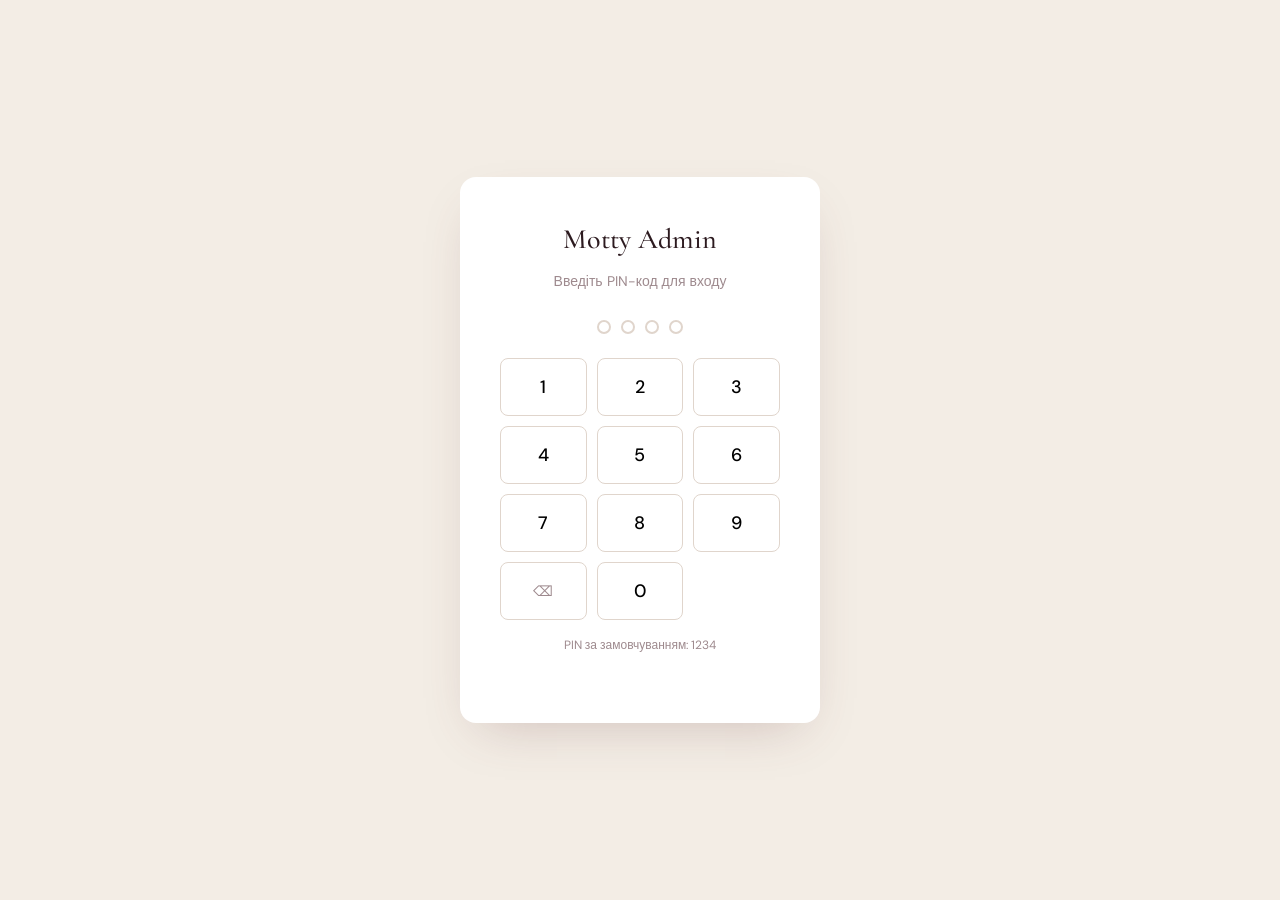
<file: admin.html>
<!DOCTYPE html>
<html lang="uk">
<head>
<meta charset="UTF-8">
<meta name="viewport" content="width=device-width, initial-scale=1.0">
<title>Адмінка — Motty Handmade</title>
<link rel="stylesheet" href="css/base.css">
<link rel="stylesheet" href="css/admin.css">
</head>
<body>
<script>
// Show login screen immediately before DOMContentLoaded
document.addEventListener('DOMContentLoaded', function() {
  var auth = sessionStorage.getItem('motty_admin_auth');
  if (auth === 'ok') {
    document.getElementById('loginScreen').style.display = 'none';
    document.getElementById('appScreen').style.display = 'grid';
  } else {
    document.getElementById('loginScreen').style.display = 'flex';
    document.getElementById('appScreen').style.display = 'none';
  }
});
</script>

<!-- ═══ LOGIN ═══ -->
<div id="loginScreen" class="admin-login">
  <div class="admin-login-box">
    <h2>Motty Admin</h2>
    <p>Введіть PIN-код для входу</p>
    <div class="admin-pin">
      <div class="pin-dot" id="pd0"></div>
      <div class="pin-dot" id="pd1"></div>
      <div class="pin-dot" id="pd2"></div>
      <div class="pin-dot" id="pd3"></div>
    </div>
    <div class="numpad">
      <button class="num-key" onclick="Admin.pressNum('1')">1</button>
      <button class="num-key" onclick="Admin.pressNum('2')">2</button>
      <button class="num-key" onclick="Admin.pressNum('3')">3</button>
      <button class="num-key" onclick="Admin.pressNum('4')">4</button>
      <button class="num-key" onclick="Admin.pressNum('5')">5</button>
      <button class="num-key" onclick="Admin.pressNum('6')">6</button>
      <button class="num-key" onclick="Admin.pressNum('7')">7</button>
      <button class="num-key" onclick="Admin.pressNum('8')">8</button>
      <button class="num-key" onclick="Admin.pressNum('9')">9</button>
      <button class="num-key del" onclick="Admin.pressBack()">⌫</button>
      <button class="num-key" onclick="Admin.pressNum('0')">0</button>
      <div></div>
    </div>
    <p style="font-size:12px;color:var(--mute);margin-top:16px">PIN за замовчуванням: 1234</p>
  </div>
</div>

<!-- ═══ APP ═══ -->
<div id="appScreen" class="admin-layout" style="display:none">

  <!-- Sidebar -->
  <aside class="admin-sidebar">
    <div class="admin-brand">
      <h2>Motty Admin</h2>
      <p>Панель управління</p>
    </div>
    <nav class="admin-nav">
      <button class="admin-nav-item" data-tab="dashboard" onclick="Admin.switchTab('dashboard')">
        <svg width="17" height="17" fill="none" stroke="currentColor" stroke-width="2" viewBox="0 0 24 24"><rect x="3" y="3" width="7" height="7"/><rect x="14" y="3" width="7" height="7"/><rect x="14" y="14" width="7" height="7"/><rect x="3" y="14" width="7" height="7"/></svg>
        Дашборд
      </button>
      <button class="admin-nav-item" data-tab="orders" onclick="Admin.switchTab('orders')">
        <svg width="17" height="17" fill="none" stroke="currentColor" stroke-width="2" viewBox="0 0 24 24"><path d="M6 2L3 6v14a2 2 0 002 2h14a2 2 0 002-2V6l-3-4z"/><line x1="3" y1="6" x2="21" y2="6"/><path d="M16 10a4 4 0 01-8 0"/></svg>
        Замовлення
      </button>
      <button class="admin-nav-item" data-tab="products" onclick="Admin.switchTab('products')">
        <svg width="17" height="17" fill="none" stroke="currentColor" stroke-width="2" viewBox="0 0 24 24"><path d="M21 16V8a2 2 0 00-1-1.73l-7-4a2 2 0 00-2 0l-7 4A2 2 0 003 8v8a2 2 0 001 1.73l7 4a2 2 0 002 0l7-4A2 2 0 0021 16z"/></svg>
        Товари
      </button>
      <button class="admin-nav-item" data-tab="settings" onclick="Admin.switchTab('settings')">
        <svg width="17" height="17" fill="none" stroke="currentColor" stroke-width="2" viewBox="0 0 24 24"><circle cx="12" cy="12" r="3"/><path d="M19.4 15a1.65 1.65 0 00.33 1.82l.06.06a2 2 0 010 2.83 2 2 0 01-2.83 0l-.06-.06a1.65 1.65 0 00-1.82-.33 1.65 1.65 0 00-1 1.51V21a2 2 0 01-4 0v-.09A1.65 1.65 0 009 19.4a1.65 1.65 0 00-1.82.33l-.06.06a2 2 0 01-2.83-2.83l.06-.06A1.65 1.65 0 004.68 15a1.65 1.65 0 00-1.51-1H3a2 2 0 010-4h.09A1.65 1.65 0 004.6 9a1.65 1.65 0 00-.33-1.82l-.06-.06a2 2 0 012.83-2.83l.06.06A1.65 1.65 0 009 4.68a1.65 1.65 0 001-1.51V3a2 2 0 014 0v.09a1.65 1.65 0 001 1.51 1.65 1.65 0 001.82-.33l.06-.06a2 2 0 012.83 2.83l-.06.06A1.65 1.65 0 0019.4 9a1.65 1.65 0 001.51 1H21a2 2 0 010 4h-.09a1.65 1.65 0 00-1.51 1z"/></svg>
        Налаштування
      </button>
    </nav>
    <div class="admin-logout">
      <a href="index.html" style="display:block;margin-bottom:8px;font-size:13px;color:#9E8A8E">← До магазину</a>
      <button onclick="Admin.logout()">Вийти</button>
    </div>
  </aside>

  <!-- Main -->
  <div class="admin-main">
    <div class="admin-topbar">
      <h1 id="adminPageTitle">Дашборд</h1>
      <span style="font-size:13px;color:var(--mute)" id="adminDate"></span>
    </div>

    <div class="admin-content">

      <!-- ── DASHBOARD ── -->
      <div id="tab-dashboard" class="admin-tab">
        <div class="admin-stats">
          <div class="stat-card">
            <div class="label">Всього замовлень</div>
            <div class="value" id="statOrders">0</div>
            <div class="sub">за весь час</div>
          </div>
          <div class="stat-card">
            <div class="label">Виручка</div>
            <div class="value" id="statRevenue">0 ₴</div>
            <div class="sub">загальна</div>
          </div>
          <div class="stat-card">
            <div class="label">Нові замовлення</div>
            <div class="value" id="statNew">0</div>
            <div class="sub delta-ok">потребують обробки</div>
          </div>
          <div class="stat-card">
            <div class="label">Сьогодні</div>
            <div class="value" id="statToday">0</div>
            <div class="sub">замовлень</div>
          </div>
        </div>
        <div class="admin-table-wrap">
          <div class="admin-table-head">
            <h3>Останні замовлення</h3>
            <button class="btn btn-outline btn-sm" onclick="Admin.switchTab('orders')">Всі замовлення</button>
          </div>
          <div style="overflow-x:auto">
            <table>
              <thead><tr>
                <th>ID</th><th>Покупець</th><th>Телефон</th>
                <th>Сума</th><th>Статус</th><th>Дата</th><th>Дія</th>
              </tr></thead>
              <tbody id="recentOrdersBody"></tbody>
            </table>
          </div>
        </div>
      </div>

      <!-- ── ORDERS ── -->
      <div id="tab-orders" class="admin-tab" style="display:none">
        <div class="admin-table-wrap">
          <div class="admin-table-head">
            <h3>Всі замовлення</h3>
            <div class="admin-search">
              <input type="text" placeholder="Пошук за ID, ім'ям, телефоном..."
                oninput="Admin.searchOrders(this.value)">
            </div>
          </div>
          <div style="overflow-x:auto">
            <table>
              <thead><tr>
                <th>ID</th><th>Покупець</th><th>Товари</th>
                <th>Сума</th><th>Доставка</th><th>Статус</th><th>Дата</th><th>Дія</th>
              </tr></thead>
              <tbody id="ordersBody"></tbody>
            </table>
          </div>
        </div>
      </div>

      <!-- ── PRODUCTS ── -->
      <div id="tab-products" class="admin-tab" style="display:none">
        <div class="admin-table-wrap">
          <div class="admin-table-head">
            <h3>Товари</h3>
            <div class="admin-search">
              <input type="text" placeholder="Пошук за назвою або SKU..."
                oninput="Admin.searchProducts(this.value)">
              <button class="btn btn-primary btn-sm" onclick="Admin.openProductModal()">+ Додати товар</button>
            </div>
          </div>
          <div style="overflow-x:auto">
            <table>
              <thead><tr>
                <th>Фото</th><th>Назва / SKU</th><th>Категорія</th>
                <th>Ціна</th><th>Наявність</th><th>Дії</th>
              </tr></thead>
              <tbody id="productsBody"></tbody>
            </table>
          </div>
        </div>
      </div>

      <!-- ── SETTINGS ── -->
      <div id="tab-settings" class="admin-tab" style="display:none">
        <div class="settings-grid">
          <div class="settings-card">
            <h4>Контакти магазину</h4>
            <div class="field"><label>Телефон</label><input id="settingPhone" type="tel"></div>
            <div class="field"><label>Telegram</label><input id="settingTelegram" type="text" placeholder="@username"></div>
            <div class="field"><label>Instagram</label><input id="settingInstagram" type="text" placeholder="@username"></div>
            <div class="field"><label>Email</label><input id="settingEmail" type="email"></div>
          </div>
          <div class="settings-card">
            <h4>Telegram Bot (для замовлень)</h4>
            <div class="field"><label>Bot Token</label><input id="settingTgToken" type="text" placeholder="1234567890:ABC..."></div>
            <div class="field"><label>Chat ID</label><input id="settingTgChat" type="text" placeholder="-100..."></div>
            <div style="background:var(--soft);border-radius:8px;padding:12px;font-size:13px;color:var(--mute);line-height:1.6">
              💡 Створіть бота через <a href="https://t.me/BotFather" target="_blank" style="color:var(--acc)">@BotFather</a>, отримайте токен. Chat ID — ваш Telegram ID або ID групи.
            </div>
          </div>
          <div class="settings-card">
            <h4>Загальні налаштування</h4>
            <div class="field"><label>Безкоштовна доставка від (₴)</label><input id="settingFreeFrom" type="number"></div>
            <div class="field"><label>PIN-код адмінки</label><input id="settingPin" type="text" maxlength="4" placeholder="4 цифри"></div>
          </div>
          <div class="settings-card">
            <h4>Дані</h4>
            <p style="font-size:13px;color:var(--mute);margin-bottom:16px">Замовлення та налаштування зберігаються в localStorage браузера.</p>
            <button class="btn btn-outline btn-sm" onclick="exportOrders()">📥 Експорт замовлень CSV</button>
            <button class="btn btn-outline btn-sm" style="margin-top:8px;color:var(--bad);border-color:var(--bad)" onclick="clearOrders()">🗑 Очистити замовлення</button>
          </div>
        </div>
        <div style="margin-top:24px">
          <button class="btn btn-primary" onclick="Admin.saveSettings()">Зберегти налаштування</button>
        </div>
      </div>

    </div>
  </div>
</div>

<!-- Product Modal -->
<div class="admin-modal-overlay" id="productModal">
  <div class="admin-modal">
    <button class="admin-modal-close" onclick="Admin.closeProductModal()">×</button>
    <h3 id="productModalTitle">Новий товар</h3>
    <div class="admin-form-grid">
      <div class="field admin-form-full"><label>Назва *</label><input id="pmTitle" type="text" placeholder="Назва товару"></div>
      <div class="field"><label>SKU</label><input id="pmSku" type="text" placeholder="M-XXX"></div>
      <div class="field"><label>Категорія</label>
        <select id="pmCat">
          <option value="decor">Декор для дому</option>
          <option value="jewelry">Прикраси</option>
          <option value="figures">Фігурки</option>
          <option value="holidays">До свят</option>
          <option value="print3d">3D-друк</option>
          <option value="personal">Персональний подарунок</option>
        </select>
      </div>
      <div class="field"><label>Ціна (₴) *</label><input id="pmPrice" type="number"></div>
      <div class="field"><label>Стара ціна (₴)</label><input id="pmOld" type="number"></div>
      <div class="field"><label>Бейдж</label>
        <select id="pmBadge">
          <option value="">Немає</option>
          <option value="hit">Хіт</option>
          <option value="new">Нове</option>
          <option value="sale">Знижка</option>
        </select>
      </div>
      <div class="field"><label>Наявність</label>
        <select id="pmStock">
          <option value="in">В наявності</option>
          <option value="order">Під замовлення</option>
          <option value="out">Немає в наявності</option>
        </select>
      </div>
      <div class="field admin-form-full"><label>Короткий опис</label><input id="pmShort" type="text" placeholder="Одне речення"></div>
      <div class="field admin-form-full"><label>Повний опис</label><textarea id="pmDesc" placeholder="Детальний опис товару..."></textarea></div>
      <div class="field admin-form-full"><label>Варіанти (через кому)</label><input id="pmOptions" type="text" placeholder="Колір 1, Колір 2, Варіант 3"></div>
    </div>
    <div class="admin-modal-footer">
      <button class="btn btn-ghost" onclick="Admin.closeProductModal()">Скасувати</button>
      <button class="btn btn-primary" onclick="Admin.saveProduct()">Зберегти</button>
    </div>
  </div>
</div>

<div id="toast" class="toast"></div>

<script src="js/data.js"></script>
<script src="js/store.js"></script>
<script src="js/admin.js"></script>
<script>
document.addEventListener('DOMContentLoaded', () => {
  document.getElementById('adminDate').textContent =
    new Date().toLocaleDateString('uk-UA', {weekday:'long', day:'numeric', month:'long'});
  Admin.initLogin();
});

function exportOrders() {
  const orders = Store.getOrders();
  if (!orders.length) { showToast('Замовлень немає'); return; }
  const rows = [['ID','Дата','Ім\'я','Телефон','Товари','Доставка','Оплата','Сума','Статус']];
  orders.forEach(o => {
    rows.push([
      o.id,
      new Date(o.date).toLocaleDateString('uk-UA'),
      o.name, o.phone,
      (o.items||[]).map(i => i.product?.title + '×' + i.qty).join('; '),
      o.delivery, o.payment,
      o.total,
      o.status,
    ]);
  });
  const csv = rows.map(r => r.map(v => '"' + String(v||'').replace(/"/g,'""') + '"').join(',')).join('\n');
  const blob = new Blob(['\uFEFF' + csv], { type: 'text/csv;charset=utf-8' });
  const a = document.createElement('a');
  a.href = URL.createObjectURL(blob);
  a.download = 'motty-orders-' + new Date().toISOString().slice(0,10) + '.csv';
  a.click();
  showToast('Експорт завантажено ✓');
}

function clearOrders() {
  if (!confirm('Видалити всі замовлення? Цю дію не можна скасувати.')) return;
  localStorage.removeItem('motty_orders');
  Admin.renderDashboard();
  showToast('Замовлення очищено');
}
</script>
</body>
</html>
</file>
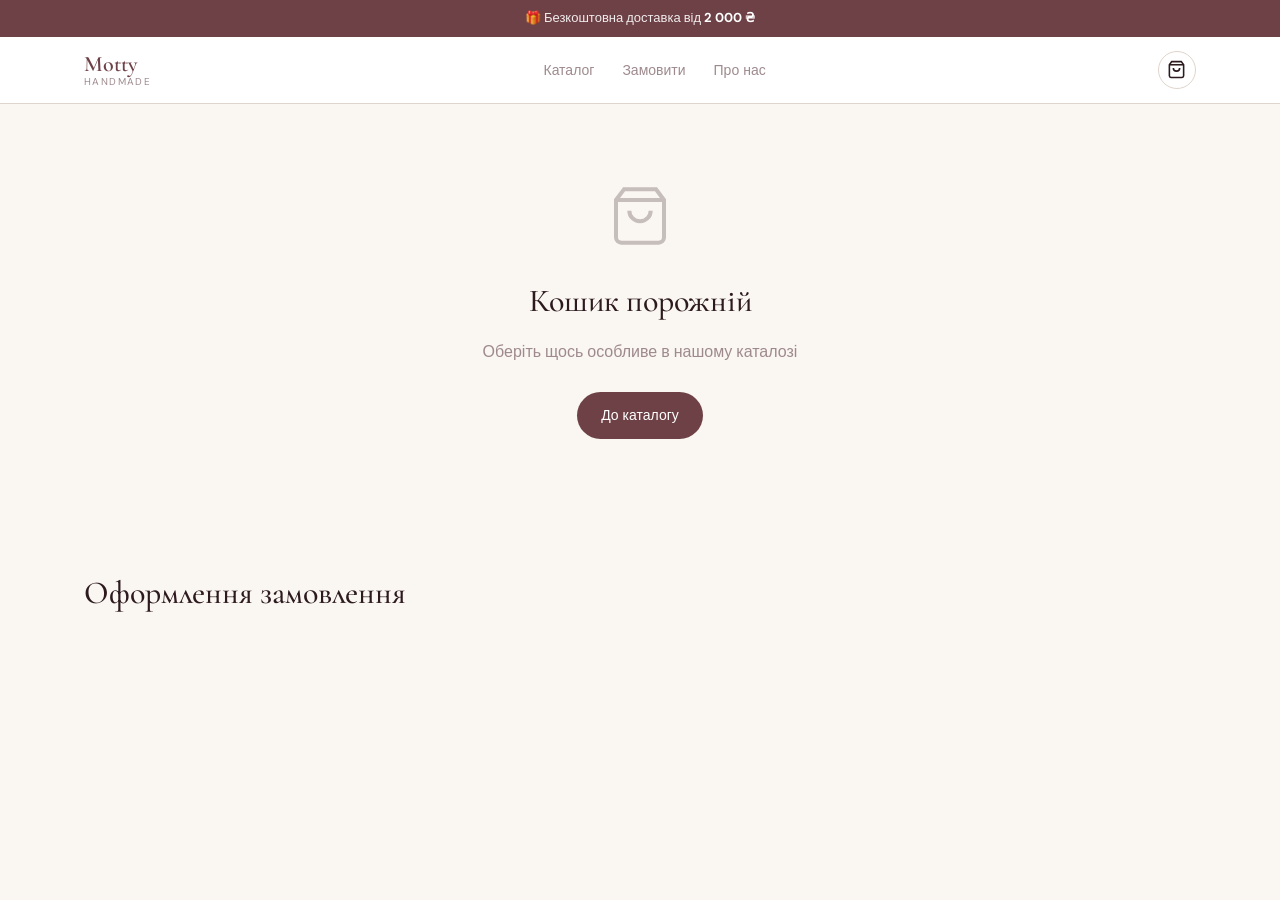
<file: cart.html>
<!DOCTYPE html>
<html lang="uk">
<head>
<meta charset="UTF-8">
<meta name="viewport" content="width=device-width, initial-scale=1.0">
<title>Кошик — Motty Handmade</title>
<link rel="stylesheet" href="css/base.css">
<link rel="stylesheet" href="css/shop.css">
<link rel="stylesheet" href="css/cart.css">
</head>
<body>

<div class="topbar">🎁 Безкоштовна доставка від <b>2 000 ₴</b></div>

<nav class="nav">
  <div class="wrap nav-inner">
    <a href="index.html" class="nav-logo">Motty<small>Handmade</small></a>
    <ul class="nav-links">
      <li><a href="index.html#catalog">Каталог</a></li>
      <li><a href="index.html#motty-quiz">Замовити</a></li>
      <li><a href="index.html#about">Про нас</a></li>
    </ul>
    <div class="nav-actions">
      <a href="cart.html" class="btn-icon" style="position:relative;text-decoration:none">
        <svg width="19" height="19" fill="none" stroke="currentColor" stroke-width="2" viewBox="0 0 24 24"><path d="M6 2L3 6v14a2 2 0 002 2h14a2 2 0 002-2V6l-3-4z"/><line x1="3" y1="6" x2="21" y2="6"/><path d="M16 10a4 4 0 01-8 0"/></svg>
        <span class="cart-count cart-count-badge" style="display:none">0</span>
      </a>
    </div>
  </div>
</nav>

<!-- Порожній кошик -->
<div id="emptyCart" class="empty-cart" style="display:none">
  <svg width="64" height="64" fill="none" stroke="currentColor" stroke-width="1.5" viewBox="0 0 24 24">
    <path d="M6 2L3 6v14a2 2 0 002 2h14a2 2 0 002-2V6l-3-4z"/>
    <line x1="3" y1="6" x2="21" y2="6"/>
    <path d="M16 10a4 4 0 01-8 0"/>
  </svg>
  <h2>Кошик порожній</h2>
  <p>Оберіть щось особливе в нашому каталозі</p>
  <a href="index.html" class="btn btn-primary">До каталогу</a>
</div>

<!-- Чекаут -->
<main class="checkout-page">
  <div class="wrap">
    <h1 style="font-family:var(--ff-serif);font-size:32px;font-weight:500;margin-bottom:28px">Оформлення замовлення</h1>
    <div class="checkout-grid" id="checkoutGrid">

      <!-- Ліва колонка -->
      <div>
        <!-- Товари в кошику -->
        <div class="checkout-section">
          <div class="checkout-section-head">
            <div class="checkout-section-num">1</div>
            <h3>Ваше замовлення</h3>
          </div>
          <div class="checkout-section-body" id="cartItemsList"></div>
        </div>

        <!-- Контактні дані -->
        <div class="checkout-section">
          <div class="checkout-section-head">
            <div class="checkout-section-num">2</div>
            <h3>Контактні дані</h3>
          </div>
          <div class="checkout-section-body">
            <div class="field-row">
              <div class="field">
                <label>Ім'я *</label>
                <input id="fieldName" type="text" placeholder="Олена або Михайло">
              </div>
              <div class="field">
                <label>Телефон *</label>
                <input id="fieldPhone" type="tel" placeholder="+380 (__)  ___-__-__">
              </div>
            </div>
            <div class="field">
              <label>Telegram або Instagram (необов'язково)</label>
              <input id="fieldTelegram" type="text" placeholder="@username">
            </div>
            <div class="field">
              <label>Коментар до замовлення</label>
              <textarea id="fieldComment" placeholder="Побажання щодо пакування, написи, особливі вимоги..."></textarea>
            </div>
          </div>
        </div>

        <!-- Доставка -->
        <div class="checkout-section">
          <div class="checkout-section-head">
            <div class="checkout-section-num">3</div>
            <h3>Спосіб доставки</h3>
          </div>
          <div class="checkout-section-body">
            <div class="delivery-options" id="deliveryOptions"></div>
            <div class="delivery-fields" id="deliveryFields"></div>
          </div>
        </div>

        <!-- Оплата -->
        <div class="checkout-section">
          <div class="checkout-section-head">
            <div class="checkout-section-num">4</div>
            <h3>Спосіб оплати</h3>
          </div>
          <div class="checkout-section-body">
            <div class="payment-options" id="paymentOptions"></div>
          </div>
        </div>
      </div>

      <!-- Права колонка — підсумок -->
      <div>
        <div class="order-summary">
          <h3>Підсумок</h3>
          <div class="summary-items" id="summaryItems"></div>
          <hr class="summary-divider">
          <div class="summary-row">
            <span>Товари:</span><span id="subtotalAmt"></span>
          </div>
          <div class="summary-row">
            <span>Доставка:</span><span id="deliveryAmt"></span>
          </div>
          <div class="summary-row total">
            <span>Разом:</span><span id="totalAmt"></span>
          </div>
          <div style="margin-top:20px">
            <button class="btn btn-primary btn-block" id="submitBtn" onclick="CartPage.submit()">
              Підтвердити замовлення →
            </button>
          </div>
          <div class="guarantee-note">
            <svg width="17" height="17" fill="none" stroke="currentColor" stroke-width="2" viewBox="0 0 24 24"><path d="M12 22s8-4 8-10V5l-8-3-8 3v7c0 6 8 10 8 10z"/></svg>
            <span>Оплата після отримання або після фото готового виробу</span>
          </div>
        </div>
      </div>

    </div>
  </div>
</main>

<!-- Успішне замовлення -->
<div id="successPage" class="success-page" style="display:none">
  <div class="success-box">
    <div class="success-icon">
      <svg width="36" height="36" fill="none" stroke="currentColor" stroke-width="2" viewBox="0 0 24 24">
        <path d="M22 11.08V12a10 10 0 1 1-5.93-9.14"/>
        <polyline points="22 4 12 14.01 9 11.01"/>
      </svg>
    </div>
    <h2>Дякуємо за замовлення!</h2>
    <p>Ваше замовлення <strong id="successOrderId"></strong> успішно прийнято.</p>
    <p>Майстер зв'яжеться з вами найближчим часом для підтвердження та узгодження деталей.</p>
    <p style="margin-top:12px">📱 <a href="https://t.me/MarusyaOzkara" style="color:var(--acc)">@MarusyaOzkara</a> · <a href="tel:+380971234567" style="color:var(--acc)">+380 97 123 45 67</a></p>
    <div class="actions">
      <a href="index.html" class="btn btn-outline">До каталогу</a>
    </div>
  </div>
</div>

<div id="toast" class="toast"></div>

<script src="js/data.js"></script>
<script src="js/store.js"></script>
<script src="js/cart.js"></script>
<script>
document.addEventListener('DOMContentLoaded', () => {
  CartPage.init();
  // Update nav cart badge
  const count = Store.getCartCount();
  document.querySelectorAll('.cart-count-badge').forEach(el => {
    el.textContent = count;
    el.style.display = count ? 'flex' : 'none';
  });
});
</script>
</body>
</html>
</file>
<file: css/base.css>
/* ═══════════════════════════════════
   BASE — змінні, reset, типографіка
═══════════════════════════════════ */
@import url('https://fonts.googleapis.com/css2?family=Cormorant+Garamond:ital,wght@0,400;0,500;0,600;1,400;1,500&family=DM+Sans:wght@300;400;500;600&display=swap');

:root {
  --acc:       #6E4146;
  --acc-h:     #C89D8C;
  --acc-soft:  #F3E8ED;
  --acc-ink:   #FFFFFF;
  --bg:        #FAF6F1;
  --surface:   #FFFFFF;
  --soft:      #F3EDE5;
  --line:      #E0D5CC;
  --ink:       #2C1A1F;
  --ink2:      #5A4040;
  --mute:      #9E8A8E;
  --ok:        #4A7C59;
  --ok-soft:   #DFF5E8;
  --warn:      #C47A2A;
  --warn-soft: #FDF1DC;
  --bad:       #B03030;
  --bad-soft:  #FFE8E8;
  --r:         12px;
  --r-sm:      8px;
  --shadow:    0 1px 2px rgba(44,26,31,.04), 0 8px 24px -12px rgba(110,65,70,.14);
  --shadow-lg: 0 20px 50px -20px rgba(110,65,70,.28);
  --ff-serif:  'Cormorant Garamond', Georgia, serif;
  --ff-sans:   'DM Sans', -apple-system, sans-serif;
  --max-w:     1160px;
  --transition: .22s ease;
}

*, *::before, *::after { box-sizing: border-box; margin: 0; padding: 0; }
html { scroll-behavior: smooth; }
body {
  font-family: var(--ff-sans);
  background: var(--bg);
  color: var(--ink);
  font-size: 16px;
  line-height: 1.6;
  -webkit-font-smoothing: antialiased;
}
img { max-width: 100%; display: block; }
a { color: inherit; text-decoration: none; }
button { cursor: pointer; font-family: var(--ff-sans); }
input, select, textarea {
  font-family: var(--ff-sans);
  font-size: 14px;
  color: var(--ink);
}
ul { list-style: none; }

/* ── Утиліти ── */
.wrap { max-width: var(--max-w); margin: 0 auto; padding: 0 24px; }
.serif { font-family: var(--ff-serif); }
.section-label {
  font-size: 11px; letter-spacing: .12em;
  text-transform: uppercase; color: var(--mute);
  display: block; margin-bottom: 10px;
}

/* ── Кнопки ── */
.btn {
  display: inline-flex; align-items: center; gap: 8px;
  padding: 12px 24px; border-radius: 50px;
  font-size: 14px; font-weight: 500;
  border: none; transition: var(--transition);
  white-space: nowrap;
}
.btn-primary { background: var(--acc); color: var(--acc-ink); }
.btn-primary:hover { background: var(--acc-h); }
.btn-outline {
  background: transparent; color: var(--acc);
  border: 1.5px solid var(--acc);
}
.btn-outline:hover { background: var(--acc); color: var(--acc-ink); }
.btn-ghost { background: transparent; color: var(--mute); padding: 12px 0; }
.btn-ghost:hover { color: var(--acc); }
.btn-sm { padding: 8px 16px; font-size: 13px; }
.btn-icon {
  width: 38px; height: 38px; border-radius: 50%;
  display: flex; align-items: center; justify-content: center;
  background: var(--surface); border: 1.5px solid var(--line);
  transition: var(--transition);
}
.btn-icon:hover { border-color: var(--acc); color: var(--acc); }
.btn-block { width: 100%; justify-content: center; }

/* ── Badges ── */
.badge {
  display: inline-block; padding: 3px 10px;
  border-radius: 50px; font-size: 11px; font-weight: 500;
}
.badge-hit  { background: var(--acc); color: white; }
.badge-new  { background: var(--ok); color: white; }
.badge-sale { background: var(--warn); color: white; }

/* ── Форми ── */
.field { margin-bottom: 16px; }
.field label {
  display: block; font-size: 12px; font-weight: 500;
  color: var(--mute); text-transform: uppercase;
  letter-spacing: .06em; margin-bottom: 6px;
}
.field input, .field select, .field textarea {
  width: 100%; padding: 11px 14px;
  border: 1.5px solid var(--line); border-radius: var(--r-sm);
  background: var(--bg); outline: none;
  transition: border-color var(--transition);
}
.field input:focus, .field select:focus, .field textarea:focus {
  border-color: var(--acc);
}
.field textarea { resize: vertical; min-height: 80px; }
.field-row { display: grid; grid-template-columns: 1fr 1fr; gap: 12px; }

/* ── Навбар ── */
.nav {
  background: var(--surface);
  border-bottom: 1px solid var(--line);
  position: sticky; top: 0; z-index: 200;
}
.nav-inner {
  display: flex; align-items: center;
  justify-content: space-between;
  height: 66px;
}
.nav-logo {
  font-family: var(--ff-serif);
  font-size: 22px; font-weight: 600;
  color: var(--acc); display: flex;
  flex-direction: column; line-height: 1.1;
}
.nav-logo small {
  font-size: 10px; letter-spacing: .14em;
  text-transform: uppercase; color: var(--mute);
  font-family: var(--ff-sans); font-weight: 400;
}
.nav-links {
  display: flex; gap: 28px;
}
.nav-links a {
  font-size: 14px; color: var(--mute);
  transition: var(--transition);
  padding-bottom: 2px;
  border-bottom: 1.5px solid transparent;
}
.nav-links a:hover, .nav-links a.active {
  color: var(--acc); border-bottom-color: var(--acc);
}
.nav-actions { display: flex; align-items: center; gap: 12px; }
.cart-count {
  background: var(--acc); color: white;
  font-size: 10px; font-weight: 600;
  width: 18px; height: 18px;
  border-radius: 50%; display: flex;
  align-items: center; justify-content: center;
  margin-left: -8px; margin-top: -14px;
}
.hamburger {
  display: none; flex-direction: column;
  gap: 5px; background: none; border: none; padding: 6px;
}
.hamburger span {
  width: 22px; height: 1.5px;
  background: var(--ink); display: block; transition: var(--transition);
}

/* ── Топбар ── */
.topbar {
  background: var(--acc); color: rgba(255,255,255,.9);
  text-align: center; padding: 8px 16px;
  font-size: 13px;
}
.topbar b { color: white; }

/* ── Toast ── */
.toast {
  position: fixed; bottom: 24px; left: 50%;
  transform: translateX(-50%) translateY(20px);
  background: var(--ink); color: white;
  padding: 12px 22px; border-radius: 50px;
  font-size: 14px; font-weight: 500;
  opacity: 0; transition: .3s ease;
  pointer-events: none; z-index: 1000; white-space: nowrap;
}
.toast.show { opacity: 1; transform: translateX(-50%) translateY(0); }

/* ── Мобільне меню ── */
.mobile-overlay {
  display: none; position: fixed; inset: 0;
  background: rgba(0,0,0,.45); z-index: 300;
}
.mobile-overlay.open { display: block; }
.mobile-panel {
  position: fixed; top: 0; right: -300px; bottom: 0; width: 280px;
  background: var(--surface); padding: 24px;
  z-index: 301; transition: right .35s ease;
  display: flex; flex-direction: column; gap: 0;
}
.mobile-panel.open { right: 0; }
.mobile-panel a {
  display: block; padding: 14px 0;
  border-bottom: 1px solid var(--line);
  font-size: 16px; color: var(--ink);
  transition: var(--transition);
}
.mobile-panel a:hover { color: var(--acc); }
.mobile-close {
  background: none; border: none; align-self: flex-end;
  margin-bottom: 20px; color: var(--mute);
}

/* ── Пагінація / теги ── */
.tag {
  padding: 6px 14px; border-radius: 50px; font-size: 13px;
  border: 1.5px solid var(--line); background: transparent;
  color: var(--ink2); transition: var(--transition); cursor: pointer;
}
.tag:hover, .tag.active {
  background: var(--acc); color: white; border-color: var(--acc);
}

/* ── Порожній стан ── */
.empty-state {
  text-align: center; padding: 60px 20px;
  color: var(--mute);
}
.empty-state svg { margin: 0 auto 16px; opacity: .3; }
.empty-state h3 {
  font-family: var(--ff-serif); font-size: 22px;
  color: var(--ink); margin-bottom: 8px;
}

/* ── Футер ── */
.footer {
  background: #1F1017; color: #C9B5BC;
  padding: 56px 0 28px;
}
.footer-grid {
  display: grid; grid-template-columns: 1.5fr 1fr 1fr 1fr;
  gap: 40px; margin-bottom: 40px;
}
.footer-logo {
  font-family: var(--ff-serif); font-size: 22px;
  color: #F9E8EE; margin-bottom: 12px;
}
.footer-logo small {
  display: block; font-size: 10px;
  letter-spacing: .14em; text-transform: uppercase;
  color: #9E8A8E; font-family: var(--ff-sans);
}
.footer p { font-size: 14px; line-height: 1.7; max-width: 260px; }
.footer-col h5 {
  font-size: 11px; letter-spacing: .12em;
  text-transform: uppercase; color: #F9E8EE;
  margin-bottom: 14px;
}
.footer-col a {
  display: block; font-size: 14px;
  color: #C9B5BC; margin-bottom: 9px;
  transition: var(--transition);
}
.footer-col a:hover { color: #F9E8EE; }
.footer-bottom {
  border-top: 1px solid rgba(255,255,255,.08);
  padding-top: 22px; display: flex;
  justify-content: space-between; font-size: 13px;
}
.social-links { display: flex; gap: 10px; margin-top: 18px; }
.social-link {
  width: 36px; height: 36px; border-radius: 50%;
  border: 1px solid rgba(255,255,255,.15);
  display: flex; align-items: center; justify-content: center;
  color: #C9B5BC; transition: var(--transition);
}
.social-link:hover { border-color: var(--acc); color: var(--acc); }

/* ── Responsive ── */
@media (max-width: 768px) {
  .nav-links { display: none; }
  .hamburger { display: flex; }
  .footer-grid { grid-template-columns: 1fr 1fr; gap: 28px; }
  .footer-bottom { flex-direction: column; gap: 10px; text-align: center; }
  .field-row { grid-template-columns: 1fr; }
}
@media (max-width: 480px) {
  .footer-grid { grid-template-columns: 1fr; }
}
</file>
<file: css/admin.css>
/* ═══════════════════════════════════
   ADMIN — адмінка
═══════════════════════════════════ */

.admin-layout {
  display: grid; grid-template-columns: 240px 1fr;
  min-height: 100vh;
}
.admin-sidebar {
  background: #1F1017; color: #C9B5BC;
  padding: 0; position: sticky; top: 0;
  height: 100vh; overflow-y: auto;
  display: flex; flex-direction: column;
}
.admin-brand {
  padding: 24px 20px; border-bottom: 1px solid rgba(255,255,255,.08);
}
.admin-brand h2 {
  font-family: var(--ff-serif); font-size: 20px; color: #F9E8EE;
}
.admin-brand p { font-size: 12px; color: #9E8A8E; margin-top: 2px; }
.admin-nav { padding: 16px 0; flex: 1; }
.admin-nav-item {
  display: flex; align-items: center; gap: 10px;
  padding: 12px 20px; font-size: 14px; color: #C9B5BC;
  cursor: pointer; transition: var(--transition); border: none;
  background: none; width: 100%; text-align: left;
}
.admin-nav-item:hover { background: rgba(255,255,255,.06); color: #F9E8EE; }
.admin-nav-item.active { background: rgba(110,65,70,.35); color: #F9E8EE; }
.admin-nav-item svg { opacity: .7; flex-shrink: 0; }
.admin-logout {
  padding: 20px; border-top: 1px solid rgba(255,255,255,.08);
}
.admin-logout button {
  width: 100%; padding: 10px; background: rgba(255,255,255,.06);
  border: none; color: #C9B5BC; border-radius: var(--r-sm);
  font-size: 13px; font-family: var(--ff-sans); transition: var(--transition);
}
.admin-logout button:hover { background: rgba(255,255,255,.12); color: #F9E8EE; }

.admin-main { background: var(--bg); overflow: hidden; }
.admin-topbar {
  background: var(--surface); border-bottom: 1px solid var(--line);
  padding: 16px 28px; display: flex;
  justify-content: space-between; align-items: center;
}
.admin-topbar h1 {
  font-family: var(--ff-serif); font-size: 24px; font-weight: 500;
}
.admin-content { padding: 28px; }

/* ── Stat cards ── */
.admin-stats {
  display: grid; grid-template-columns: repeat(4, 1fr);
  gap: 16px; margin-bottom: 28px;
}
.stat-card {
  background: var(--surface); border-radius: var(--r);
  border: 1px solid var(--line); padding: 20px 22px;
}
.stat-card .label { font-size: 12px; color: var(--mute); text-transform: uppercase; letter-spacing: .08em; margin-bottom: 8px; }
.stat-card .value { font-family: var(--ff-serif); font-size: 32px; font-weight: 500; color: var(--ink); line-height: 1; }
.stat-card .sub { font-size: 12px; color: var(--mute); margin-top: 6px; }
.stat-card .delta-ok  { color: var(--ok); }
.stat-card .delta-bad { color: var(--bad); }

/* ── Table ── */
.admin-table-wrap {
  background: var(--surface); border-radius: var(--r);
  border: 1px solid var(--line); overflow: hidden;
}
.admin-table-head {
  padding: 16px 20px; border-bottom: 1px solid var(--line);
  display: flex; justify-content: space-between; align-items: center; gap: 12px;
}
.admin-table-head h3 { font-family: var(--ff-serif); font-size: 18px; font-weight: 500; }
.admin-search {
  display: flex; gap: 8px; align-items: center;
}
.admin-search input {
  padding: 8px 12px; border: 1.5px solid var(--line);
  border-radius: var(--r-sm); font-size: 13px; background: var(--bg);
  outline: none; width: 220px;
}
.admin-search input:focus { border-color: var(--acc); }
table { width: 100%; border-collapse: collapse; }
th {
  padding: 12px 16px; text-align: left; font-size: 11px;
  font-weight: 600; text-transform: uppercase; letter-spacing: .08em;
  color: var(--mute); border-bottom: 1px solid var(--line);
  background: var(--soft);
}
td {
  padding: 14px 16px; font-size: 14px;
  border-bottom: 1px solid var(--line);
  vertical-align: middle;
}
tr:last-child td { border-bottom: none; }
tr:hover td { background: var(--soft); }
.td-img {
  width: 44px; height: 44px; border-radius: 6px;
  object-fit: cover;
}
.td-actions { display: flex; gap: 6px; }
.td-action {
  padding: 6px 12px; border-radius: var(--r-sm); font-size: 12px;
  font-weight: 500; border: 1.5px solid var(--line);
  background: none; transition: var(--transition);
}
.td-action:hover { border-color: var(--acc); color: var(--acc); }
.td-action.del:hover { border-color: var(--bad); color: var(--bad); }

/* ── Status badges ── */
.status {
  display: inline-block; padding: 3px 10px;
  border-radius: 50px; font-size: 11px; font-weight: 500;
}
.status-new     { background: var(--acc-soft); color: var(--acc); }
.status-process { background: var(--warn-soft); color: var(--warn); }
.status-sent    { background: #E3F0FF; color: #1A6BC4; }
.status-done    { background: var(--ok-soft); color: var(--ok); }
.status-cancel  { background: var(--bad-soft); color: var(--bad); }

/* ── Product form / modal ── */
.admin-modal-overlay {
  display: none; position: fixed; inset: 0; z-index: 600;
  background: rgba(0,0,0,.5); overflow-y: auto; padding: 40px 20px;
}
.admin-modal-overlay.open { display: flex; align-items: flex-start; justify-content: center; }
.admin-modal {
  background: var(--surface); border-radius: 16px;
  max-width: 640px; width: 100%; margin: auto;
  padding: 32px; position: relative;
}
.admin-modal h3 {
  font-family: var(--ff-serif); font-size: 22px;
  font-weight: 500; margin-bottom: 24px;
}
.admin-modal-close {
  position: absolute; top: 16px; right: 16px;
  background: none; border: none; color: var(--mute); font-size: 22px;
}
.admin-modal-close:hover { color: var(--ink); }
.admin-form-grid { display: grid; grid-template-columns: 1fr 1fr; gap: 14px; }
.admin-form-full { grid-column: span 2; }
.admin-modal-footer {
  display: flex; justify-content: flex-end; gap: 10px;
  margin-top: 24px; padding-top: 20px;
  border-top: 1px solid var(--line);
}

/* ── Login ── */
.admin-login {
  min-height: 100vh; display: flex;
  align-items: center; justify-content: center;
  background: var(--soft);
}
.admin-login-box {
  background: var(--surface); border-radius: 16px;
  padding: 40px; width: 360px; box-shadow: var(--shadow-lg);
  text-align: center;
}
.admin-login-box h2 {
  font-family: var(--ff-serif); font-size: 28px;
  font-weight: 500; margin-bottom: 8px;
}
.admin-login-box p { color: var(--mute); font-size: 14px; margin-bottom: 28px; }
.admin-pin {
  display: flex; justify-content: center; gap: 10px; margin-bottom: 24px;
}
.pin-dot {
  width: 14px; height: 14px; border-radius: 50%;
  border: 2px solid var(--line); transition: var(--transition);
}
.pin-dot.filled { background: var(--acc); border-color: var(--acc); }
.numpad {
  display: grid; grid-template-columns: repeat(3, 1fr);
  gap: 10px;
}
.num-key {
  padding: 16px; border: 1.5px solid var(--line);
  border-radius: var(--r-sm); font-size: 18px; font-weight: 500;
  background: none; transition: var(--transition);
}
.num-key:hover { border-color: var(--acc); color: var(--acc); }
.num-key.del { font-size: 14px; color: var(--mute); }

/* ── Settings ── */
.settings-grid { display: grid; grid-template-columns: 1fr 1fr; gap: 20px; }
.settings-card {
  background: var(--surface); border-radius: var(--r);
  border: 1px solid var(--line); padding: 24px;
}
.settings-card h4 {
  font-size: 15px; font-weight: 600;
  margin-bottom: 18px; padding-bottom: 12px;
  border-bottom: 1px solid var(--line);
}

/* ── Responsive Admin ── */
@media (max-width: 900px) {
  .admin-layout { grid-template-columns: 1fr; }
  .admin-sidebar { display: none; }
  .admin-stats { grid-template-columns: 1fr 1fr; }
}
@media (max-width: 600px) {
  .admin-stats { grid-template-columns: 1fr; }
  .admin-form-grid { grid-template-columns: 1fr; }
  .admin-form-full { grid-column: span 1; }
  .settings-grid { grid-template-columns: 1fr; }
}
</file>
<file: css/shop.css>
/* ═══════════════════════════════════
   SHOP — каталог, картки, hero
═══════════════════════════════════ */

/* ── Hero / About ── */
.hero-about {
  background: var(--soft);
  padding: 72px 0;
}
.hero-about-inner {
  display: grid; grid-template-columns: 1fr 1fr;
  gap: 64px; align-items: center;
}
.hero-images {
  display: grid; grid-template-columns: 1fr 1fr;
  grid-template-rows: 260px 200px; gap: 12px;
}
.hero-img-main { grid-row: span 2; border-radius: var(--r); overflow: hidden; }
.hero-img-sm   { border-radius: var(--r); overflow: hidden; }
.hero-img-main img, .hero-img-sm img {
  width: 100%; height: 100%; object-fit: cover;
}
.hero-text h1 {
  font-family: var(--ff-serif);
  font-size: clamp(30px, 4vw, 46px);
  font-weight: 500; line-height: 1.12;
  margin-bottom: 16px;
}
.hero-text p {
  color: var(--ink2); font-size: 15px;
  line-height: 1.75; margin-bottom: 24px;
}
.hero-stats { display: flex; gap: 28px; margin-bottom: 24px; }
.hero-stat span {
  font-family: var(--ff-serif); font-size: 36px;
  font-weight: 500; color: var(--acc);
  display: block; line-height: 1;
}
.hero-stat p { font-size: 12px; color: var(--mute); margin-top: 4px; }
.tech-tags { display: flex; flex-wrap: wrap; gap: 8px; }
.tech-tag {
  padding: 5px 12px; border-radius: 50px;
  background: var(--acc-soft); color: var(--acc);
  font-size: 12px;
}

/* ── Filters / Cats ── */
.shop-toolbar {
  padding: 28px 0 0;
  display: flex; align-items: center;
  justify-content: space-between; flex-wrap: wrap; gap: 14px;
}
.shop-toolbar h2 {
  font-family: var(--ff-serif); font-size: 32px; font-weight: 500;
}
.cats-scroll {
  display: flex; gap: 8px;
  overflow-x: auto; padding: 16px 0;
  scrollbar-width: none;
}
.cats-scroll::-webkit-scrollbar { display: none; }
.cat-btn {
  padding: 8px 18px; border-radius: 50px; font-size: 13px;
  border: 1.5px solid var(--line); background: transparent;
  color: var(--ink2); white-space: nowrap; cursor: pointer;
  transition: var(--transition); font-family: var(--ff-sans);
}
.cat-btn:hover, .cat-btn.active {
  background: var(--acc); color: white; border-color: var(--acc);
}

/* ── Product Grid ── */
.products-section { padding: 0 0 64px; }
.products-grid {
  display: grid; grid-template-columns: repeat(4, 1fr);
  gap: 20px; margin-top: 8px;
}
.product-card {
  background: var(--surface);
  border-radius: var(--r); overflow: hidden;
  box-shadow: 0 1px 6px rgba(110,65,70,.07);
  transition: var(--transition); cursor: pointer;
  position: relative;
}
.product-card:hover { transform: translateY(-3px); box-shadow: var(--shadow); }
.card-img {
  position: relative; aspect-ratio: 1; overflow: hidden;
}
.card-img img {
  width: 100%; height: 100%; object-fit: cover;
  transition: transform .4s ease;
}
.product-card:hover .card-img img { transform: scale(1.04); }
.card-badge {
  position: absolute; top: 10px; left: 10px; z-index: 1;
}
.card-wish {
  position: absolute; top: 10px; right: 10px; z-index: 1;
  width: 32px; height: 32px; border-radius: 50%;
  background: white; border: none;
  display: flex; align-items: center; justify-content: center;
  box-shadow: 0 1px 4px rgba(0,0,0,.12);
  transition: var(--transition);
}
.card-wish:hover { background: var(--acc-soft); }
.card-wish.active svg { fill: var(--acc); stroke: var(--acc); }
.card-body { padding: 14px 16px 18px; }
.card-cat {
  font-size: 11px; text-transform: uppercase;
  letter-spacing: .08em; color: var(--mute); margin-bottom: 4px;
}
.card-title { font-size: 15px; font-weight: 500; margin-bottom: 4px; line-height: 1.35; }
.card-short { font-size: 13px; color: var(--ink2); line-height: 1.5; margin-bottom: 10px; }
.card-footer { display: flex; align-items: center; justify-content: space-between; }
.card-price { font-size: 16px; font-weight: 600; color: var(--acc); }
.card-old { font-size: 12px; color: var(--mute); text-decoration: line-through; }
.card-add {
  width: 34px; height: 34px; border-radius: 50%;
  background: var(--acc); color: white; border: none;
  display: flex; align-items: center; justify-content: center;
  transition: var(--transition);
}
.card-add:hover { background: var(--acc-h); }
.card-stock-low {
  font-size: 11px; color: var(--warn);
  margin-top: 6px;
}

/* ── Product Modal ── */
.modal-overlay {
  display: none; position: fixed; inset: 0; z-index: 500;
  background: rgba(0,0,0,.5); overflow-y: auto; padding: 40px 20px;
}
.modal-overlay.open { display: flex; align-items: flex-start; justify-content: center; }
.modal-box {
  background: var(--surface); border-radius: 20px;
  max-width: 820px; width: 100%; margin: auto;
  display: grid; grid-template-columns: 1fr 1fr; overflow: hidden;
  position: relative;
}
.modal-imgs { aspect-ratio: 1; overflow: hidden; }
.modal-imgs img { width: 100%; height: 100%; object-fit: cover; }
.modal-content { padding: 36px; display: flex; flex-direction: column; gap: 12px; }
.modal-cat { font-size: 12px; text-transform: uppercase; letter-spacing: .08em; color: var(--mute); }
.modal-title { font-family: var(--ff-serif); font-size: 28px; font-weight: 500; line-height: 1.2; }
.modal-desc { font-size: 14px; color: var(--ink2); line-height: 1.7; flex: 1; }
.modal-specs { font-size: 13px; color: var(--mute); line-height: 1.8; white-space: pre-line; }
.modal-price { font-size: 28px; font-weight: 600; color: var(--acc); }
.modal-old { font-size: 14px; color: var(--mute); text-decoration: line-through; margin-left: 8px; }
.modal-options { margin-bottom: 4px; }
.modal-options label { font-size: 12px; color: var(--mute); text-transform: uppercase; letter-spacing: .06em; display: block; margin-bottom: 6px; }
.modal-options select {
  width: 100%; padding: 10px 12px;
  border: 1.5px solid var(--line); border-radius: var(--r-sm);
  background: var(--bg); outline: none;
}
.modal-options select:focus { border-color: var(--acc); }
.modal-actions { display: flex; gap: 10px; }
.modal-close {
  position: absolute; top: 14px; right: 14px;
  width: 34px; height: 34px; border-radius: 50%;
  background: white; border: none;
  display: flex; align-items: center; justify-content: center;
  box-shadow: 0 1px 6px rgba(0,0,0,.12);
}
.modal-thumbs {
  display: flex; gap: 8px; margin-top: 4px;
}
.modal-thumb {
  width: 52px; height: 52px; border-radius: 6px; overflow: hidden;
  border: 2px solid transparent; cursor: pointer; transition: var(--transition);
}
.modal-thumb.active { border-color: var(--acc); }
.modal-thumb img { width: 100%; height: 100%; object-fit: cover; }

/* ── Cart Drawer ── */
.cart-overlay {
  display: none; position: fixed; inset: 0; z-index: 400;
  background: rgba(0,0,0,.45);
}
.cart-overlay.open { display: block; }
.cart-drawer {
  position: fixed; top: 0; right: -420px; bottom: 0; width: 400px;
  background: var(--surface); z-index: 401;
  transition: right .35s ease; display: flex; flex-direction: column;
  box-shadow: -4px 0 24px rgba(0,0,0,.1);
}
.cart-drawer.open { right: 0; }
.cart-head {
  padding: 22px 24px; border-bottom: 1px solid var(--line);
  display: flex; justify-content: space-between; align-items: center;
}
.cart-head h3 { font-family: var(--ff-serif); font-size: 22px; }
.cart-body { flex: 1; overflow-y: auto; padding: 20px 24px; }
.cart-item {
  display: flex; gap: 14px; padding-bottom: 18px;
  margin-bottom: 18px; border-bottom: 1px solid var(--line);
}
.cart-item-img {
  width: 72px; height: 72px; border-radius: 8px;
  object-fit: cover; flex-shrink: 0;
}
.cart-item-info { flex: 1; }
.cart-item-info h5 { font-size: 14px; font-weight: 500; margin-bottom: 3px; }
.cart-item-info p { font-size: 13px; color: var(--mute); }
.cart-item-price { font-weight: 600; color: var(--acc); margin-top: 4px; }
.cart-item-qty {
  display: flex; align-items: center; gap: 8px; margin-top: 6px;
}
.qty-btn {
  width: 26px; height: 26px; border-radius: 50%;
  border: 1.5px solid var(--line); background: none;
  display: flex; align-items: center; justify-content: center;
  font-size: 16px; font-weight: 500; transition: var(--transition);
}
.qty-btn:hover { border-color: var(--acc); color: var(--acc); }
.qty-val { font-size: 14px; font-weight: 500; min-width: 20px; text-align: center; }
.cart-item-remove {
  background: none; border: none; color: var(--mute);
  font-size: 18px; align-self: flex-start;
  transition: var(--transition);
}
.cart-item-remove:hover { color: var(--bad); }
.cart-foot {
  padding: 20px 24px; border-top: 1px solid var(--line);
}
.cart-total-row {
  display: flex; justify-content: space-between;
  font-size: 16px; font-weight: 600; margin-bottom: 8px;
}
.cart-delivery-note { font-size: 13px; color: var(--ok); margin-bottom: 16px; }

/* ── Responsive Shop ── */
@media (max-width: 1024px) {
  .products-grid { grid-template-columns: repeat(3, 1fr); }
  .hero-about-inner { gap: 40px; }
}
@media (max-width: 768px) {
  .hero-about-inner { grid-template-columns: 1fr; }
  .hero-images { height: 300px; }
  .products-grid { grid-template-columns: repeat(2, 1fr); gap: 12px; }
  .modal-box { grid-template-columns: 1fr; }
  .modal-imgs { max-height: 280px; }
  .cart-drawer { width: 100%; right: -100%; }
}
@media (max-width: 480px) {
  .products-grid { grid-template-columns: 1fr 1fr; gap: 10px; }
  .card-body { padding: 10px 12px 14px; }
}
</file>
<file: css/cart.css>
/* ═══════════════════════════════════
   CART — кошик, чекаут
═══════════════════════════════════ */

.checkout-page { padding: 48px 0 80px; }
.checkout-grid {
  display: grid; grid-template-columns: 1fr 380px;
  gap: 40px; align-items: start;
}

/* ── Секції чекауту ── */
.checkout-section {
  background: var(--surface); border-radius: var(--r);
  border: 1px solid var(--line); margin-bottom: 20px;
  overflow: hidden;
}
.checkout-section-head {
  padding: 20px 24px; border-bottom: 1px solid var(--line);
  display: flex; align-items: center; gap: 12px;
}
.checkout-section-num {
  width: 28px; height: 28px; border-radius: 50%;
  background: var(--acc); color: white;
  font-family: var(--ff-serif); font-size: 16px; font-weight: 600;
  display: flex; align-items: center; justify-content: center;
  flex-shrink: 0;
}
.checkout-section-head h3 {
  font-family: var(--ff-serif); font-size: 20px; font-weight: 500;
}
.checkout-section-body { padding: 24px; }

/* ── Доставка ── */
.delivery-options { display: flex; flex-direction: column; gap: 12px; }
.delivery-option {
  display: flex; align-items: flex-start; gap: 14px;
  padding: 16px; border: 1.5px solid var(--line);
  border-radius: var(--r-sm); cursor: pointer;
  transition: var(--transition);
}
.delivery-option:hover { border-color: var(--acc-h); }
.delivery-option.selected { border-color: var(--acc); background: var(--acc-soft); }
.delivery-option input[type="radio"] { margin-top: 2px; accent-color: var(--acc); }
.delivery-option-info h5 { font-size: 15px; font-weight: 500; margin-bottom: 3px; }
.delivery-option-info p { font-size: 13px; color: var(--mute); }
.delivery-price {
  margin-left: auto; font-weight: 600; font-size: 15px;
  color: var(--acc); white-space: nowrap;
}
.delivery-price.free { color: var(--ok); }
.delivery-fields { margin-top: 18px; }

/* ── Оплата ── */
.payment-options { display: grid; grid-template-columns: 1fr 1fr; gap: 12px; }
.payment-option {
  padding: 16px; border: 1.5px solid var(--line);
  border-radius: var(--r-sm); cursor: pointer;
  transition: var(--transition); text-align: center;
  display: flex; flex-direction: column; align-items: center; gap: 8px;
}
.payment-option:hover { border-color: var(--acc-h); }
.payment-option.selected { border-color: var(--acc); background: var(--acc-soft); }
.payment-option svg { color: var(--acc); }
.payment-option h5 { font-size: 14px; font-weight: 500; }
.payment-option p { font-size: 12px; color: var(--mute); }

/* ── Підсумок ── */
.order-summary {
  background: var(--surface); border-radius: var(--r);
  border: 1px solid var(--line); padding: 24px;
  position: sticky; top: 90px;
}
.order-summary h3 {
  font-family: var(--ff-serif); font-size: 20px;
  font-weight: 500; margin-bottom: 20px;
}
.summary-items { margin-bottom: 20px; }
.summary-item {
  display: flex; gap: 12px; align-items: center;
  margin-bottom: 14px;
}
.summary-item-img {
  width: 56px; height: 56px; border-radius: 8px;
  object-fit: cover; flex-shrink: 0;
}
.summary-item-info { flex: 1; }
.summary-item-info h5 { font-size: 13px; font-weight: 500; margin-bottom: 2px; }
.summary-item-info p { font-size: 12px; color: var(--mute); }
.summary-item-price { font-size: 14px; font-weight: 600; color: var(--acc); }
.summary-divider { border: none; border-top: 1px solid var(--line); margin: 16px 0; }
.summary-row {
  display: flex; justify-content: space-between;
  font-size: 14px; margin-bottom: 8px; color: var(--ink2);
}
.summary-row.total {
  font-size: 17px; font-weight: 700; color: var(--ink);
  margin-top: 12px; padding-top: 12px;
  border-top: 1px solid var(--line);
}
.summary-row .free-delivery { color: var(--ok); }
.promo-field {
  display: flex; gap: 8px; margin: 16px 0;
}
.promo-field input {
  flex: 1; padding: 10px 12px;
  border: 1.5px solid var(--line); border-radius: var(--r-sm);
  background: var(--bg); outline: none;
}
.promo-field input:focus { border-color: var(--acc); }
.promo-field button {
  padding: 10px 16px; background: var(--soft);
  border: 1.5px solid var(--line); border-radius: var(--r-sm);
  font-size: 13px; font-weight: 500; transition: var(--transition);
}
.promo-field button:hover { border-color: var(--acc); color: var(--acc); }
.guarantee-note {
  background: var(--ok-soft); border-radius: var(--r-sm);
  padding: 12px 14px; display: flex; gap: 10px;
  align-items: flex-start; margin-top: 16px;
  font-size: 13px; color: var(--ink2); line-height: 1.6;
}
.guarantee-note svg { color: var(--ok); flex-shrink: 0; margin-top: 1px; }

/* ── Успішне замовлення ── */
.success-page {
  min-height: 60vh; display: flex;
  align-items: center; justify-content: center;
  padding: 60px 20px; text-align: center;
}
.success-box { max-width: 480px; }
.success-icon {
  width: 80px; height: 80px; border-radius: 50%;
  background: var(--ok-soft); color: var(--ok);
  display: flex; align-items: center; justify-content: center;
  margin: 0 auto 24px;
}
.success-box h2 {
  font-family: var(--ff-serif); font-size: 36px;
  font-weight: 500; margin-bottom: 12px;
}
.success-box p { color: var(--ink2); font-size: 15px; line-height: 1.7; margin-bottom: 8px; }
.success-box .actions { display: flex; gap: 12px; justify-content: center; margin-top: 28px; }

/* ── Порожній кошик ── */
.cart-page { padding: 48px 0 80px; }
.empty-cart {
  text-align: center; padding: 80px 20px;
}
.empty-cart svg { margin: 0 auto 20px; opacity: .25; }
.empty-cart h2 {
  font-family: var(--ff-serif); font-size: 32px;
  font-weight: 500; margin-bottom: 12px;
}
.empty-cart p { color: var(--mute); margin-bottom: 28px; }

/* ── Responsive ── */
@media (max-width: 900px) {
  .checkout-grid { grid-template-columns: 1fr; }
  .order-summary { position: static; }
}
@media (max-width: 600px) {
  .payment-options { grid-template-columns: 1fr; }
}
</file>
